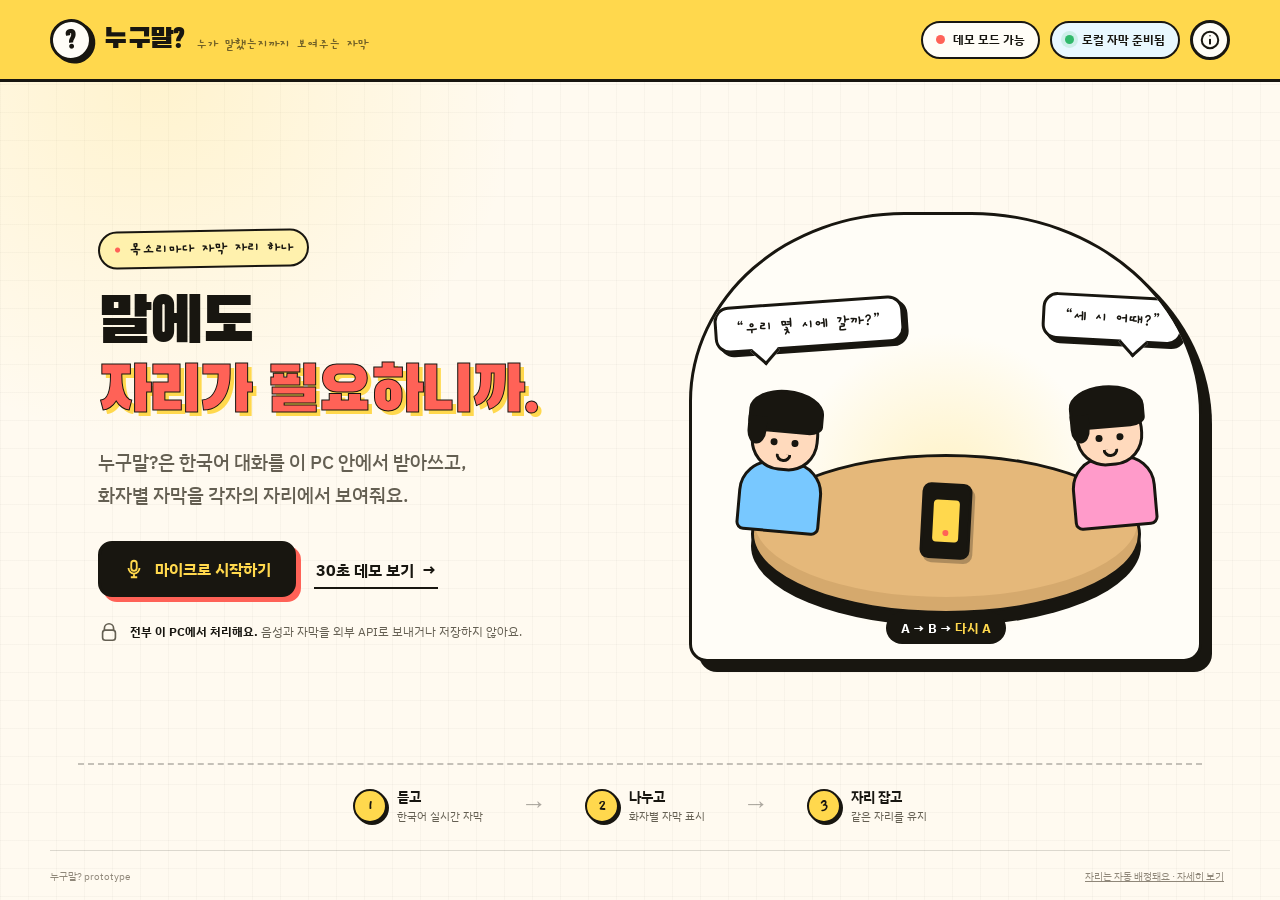
<file: web/index.html>
<!doctype html>
<html lang="ko">
<head>
  <meta charset="utf-8">
  <meta name="viewport" content="width=device-width, initial-scale=1, viewport-fit=cover">
  <meta name="theme-color" content="#ffd84d">
  <meta name="description" content="한국어 로컬 실시간 자막과 화자분리를 결합한 공간 자막 프로토타입">
  <title>누구말? — 말에도 자리가 필요하니까</title>
  <link rel="preconnect" href="https://fonts.googleapis.com">
  <link rel="preconnect" href="https://fonts.gstatic.com" crossorigin>
  <link href="https://fonts.googleapis.com/css2?family=Black+Han+Sans&family=Gaegu:wght@400;700&family=IBM+Plex+Sans+KR:wght@400;500;600;700&display=swap" rel="stylesheet">
  <link rel="stylesheet" href="./styles.css">
  <script src="./app.js" defer></script>
</head>
<body>
  <div class="app-shell" id="app" data-mode="idle">
    <header class="topbar">
      <button class="brand" id="brandButton" type="button" aria-label="누구말 처음 화면으로">
        <span class="brand-mark" aria-hidden="true">?</span>
        <span class="brand-copy">
          <strong>누구말?</strong>
          <small>누가 말했는지까지 보여주는 자막</small>
        </span>
      </button>

      <div class="topbar-actions">
        <div class="engine-badge" id="engineBadge" data-state="checking" title="로컬 음성 엔진 상태">
          <span class="engine-dot" aria-hidden="true"></span>
          <span id="engineText">로컬 AI 확인 중</span>
        </div>
        <div class="engine-badge speaker-badge" id="speakerBadge" data-state="ready" title="로컬 자막 상태">
          <span class="engine-dot" aria-hidden="true"></span>
          <span id="speakerText">로컬 자막 준비됨</span>
        </div>
        <button class="icon-button" id="prototypeButton" type="button" aria-label="프로토타입 범위 보기">
          <svg viewBox="0 0 24 24" aria-hidden="true"><circle cx="12" cy="12" r="9"></circle><path d="M12 10.8v6"></path><circle cx="12" cy="7.4" r=".8" fill="currentColor" stroke="none"></circle></svg>
        </button>
      </div>
    </header>

    <main>
      <section class="welcome" id="welcomeView" aria-labelledby="welcomeTitle">
        <div class="welcome-copy">
          <div class="eyebrow"><span aria-hidden="true">●</span> 목소리마다 자막 자리 하나</div>
          <h1 id="welcomeTitle">말에도<br><em>자리가 필요하니까.</em></h1>
          <p>누구말?은 한국어 대화를 이 PC 안에서 받아쓰고,<br class="desktop-only"> 화자별 자막을 각자의 자리에서 보여줘요.</p>

          <div class="welcome-actions">
            <button class="primary-button" id="startButton" type="button">
              <svg viewBox="0 0 24 24" aria-hidden="true"><rect x="9" y="3" width="6" height="11" rx="3"></rect><path d="M6 11a6 6 0 0 0 12 0M12 17v4M8.5 21h7"></path></svg>
              마이크로 시작하기
            </button>
            <button class="secondary-button" id="demoButton" type="button">30초 데모 보기 <span aria-hidden="true">→</span></button>
          </div>

          <div class="privacy-note">
            <svg viewBox="0 0 24 24" aria-hidden="true"><path d="M7 10V8a5 5 0 0 1 10 0v2"></path><rect x="5" y="10" width="14" height="11" rx="3"></rect></svg>
            <span><strong>전부 이 PC에서 처리해요.</strong> 음성과 자막을 외부 API로 보내거나 저장하지 않아요.</span>
          </div>
        </div>

        <div class="hero-demo" aria-label="여러 화자의 자막이 각자 위치에 나타나는 예시">
          <div class="hero-sticker sticker-left">“우리 몇 시에 갈까?”</div>
          <div class="hero-sticker sticker-right">“세 시 어때?”</div>
          <div class="person person-left" aria-hidden="true"><span class="hair"></span><span class="face"><i></i><i></i><b></b></span><span class="body"></span></div>
          <div class="person person-right" aria-hidden="true"><span class="hair"></span><span class="face"><i></i><i></i><b></b></span><span class="body"></span></div>
          <div class="table-illustration" aria-hidden="true"><span class="phone"><i></i></span></div>
          <div class="hero-caption">A → B → <strong>다시 A</strong></div>
        </div>

        <div class="flow-strip" aria-label="작동 과정">
          <div><span class="flow-number">1</span><p><strong>듣고</strong><small>한국어 실시간 자막</small></p></div>
          <span class="flow-arrow" aria-hidden="true">→</span>
          <div><span class="flow-number">2</span><p><strong>나누고</strong><small>화자별 자막 표시</small></p></div>
          <span class="flow-arrow" aria-hidden="true">→</span>
          <div><span class="flow-number">3</span><p><strong>자리 잡고</strong><small>같은 자리를 유지</small></p></div>
        </div>
      </section>

      <section class="session" id="sessionView" hidden aria-label="실시간 공간 자막">
        <div class="session-status-row">
          <div class="listening-pill" id="listeningPill" data-state="connecting">
            <span class="live-dot" aria-hidden="true"></span>
            <span id="listeningText">연결 중</span>
            <span class="timer" id="timer">00:00</span>
          </div>
          <div class="speaker-count"><strong id="speakerCount">0</strong>명 참여 중</div>
        </div>

        <section class="seat-stage" aria-labelledby="seatHeading">
          <div class="section-heading">
            <div>
              <span class="section-kicker">오늘의 말자리</span>
              <h2 id="seatHeading">목소리가 자기 자리를 찾아가요</h2>
            </div>
            <span class="seat-hint">같은 화자는 같은 자리에서 보여줘요</span>
          </div>
          <div class="seat-grid" id="seatGrid"></div>
        </section>

        <section class="caption-panel" aria-labelledby="captionHeading">
          <div class="caption-panel-head">
            <h2 id="captionHeading">지금 대화</h2>
            <div class="caption-panel-meta">
              <span class="source-key source-key-local">LOCAL · 한국어 전용</span>
              <span id="captionStatus">첫 목소리를 기다리는 중</span>
            </div>
          </div>
          <div class="caption-feed" id="captionFeed" aria-live="polite" aria-relevant="additions text">
            <div class="empty-caption" id="emptyCaption">
              <span class="empty-icon" aria-hidden="true">···</span>
              <strong>대화를 시작해 보세요</strong>
              <p>자막이 화자의 자리에서 나타나요.</p>
            </div>
            <article class="caption-row live-caption-row position-center" id="liveCaptionRow" hidden>
              <div class="caption-speaker"><i aria-hidden="true"></i><span id="liveSpeakerLabel">다음: 사람 1 · 실시간</span></div>
              <div class="caption-bubble"><span id="liveCaptionText"></span><span class="live-cursor" aria-hidden="true"></span></div>
            </article>
          </div>
        </section>

        <div class="control-dock">
          <div class="dock-copy">
            <span class="dock-wave" aria-hidden="true"><i></i><i></i><i></i><i></i><i></i></span>
            <span><strong id="dockTitle">계속 듣고 있어요</strong><small id="dockSubtitle">한국어 대화를 실시간 자막으로 보여줘요</small></span>
          </div>
          <button class="hearing-range" id="hearingRangeButton" type="button" data-profile="near">
            <span class="range-icon" aria-hidden="true">◎</span>
            <span><small>수음 범위</small><strong id="hearingRangeText">내 테이블</strong></span>
          </button>
          <div class="mic-health" id="micHealth" data-state="idle" aria-label="마이크 입력 상태">
            <span class="mic-meter" aria-hidden="true"><i id="micMeterFill"></i></span>
            <strong id="micLevelText">마이크 대기</strong>
          </div>
          <button class="stop-button" id="stopButton" type="button"><span aria-hidden="true"></span> 마이크 끄기</button>
        </div>
      </section>
    </main>

    <footer class="site-footer" id="siteFooter">
      <span>누구말? prototype</span>
      <button id="footerScopeButton" type="button">자리는 자동 배정돼요 · 자세히 보기</button>
    </footer>
  </div>

  <dialog class="scope-dialog" id="scopeDialog">
    <div class="scope-head">
      <div>
        <span class="section-kicker">솔직한 프로토타입</span>
        <h2>지금 되는 것과 아직인 것</h2>
      </div>
      <button class="dialog-close" id="scopeCloseButton" type="button" aria-label="닫기">×</button>
    </div>
    <div class="scope-columns">
      <section>
        <h3><span class="scope-check">✓</span> 지금 동작해요</h3>
        <ul>
          <li>한국어 전용 로컬 실시간 STT</li>
          <li>실시간 화자별 공간 자막</li>
          <li>내 테이블 중심 배경음 차단</li>
          <li>화자별 고정 위치 자막</li>
          <li>API 호출 없이 PC 내부에서만 처리</li>
        </ul>
      </section>
      <section>
        <h3><span class="scope-warn">△</span> 아직 지원하지 않아요</h3>
        <ul>
          <li>실제 음원의 방향 자동 감지</li>
          <li>이전 세션의 화자 기억</li>
          <li>겹쳐 말하기의 완벽한 분리</li>
          <li>비언어적 소리 인식</li>
        </ul>
      </section>
    </div>
    <div class="model-note">
      <strong>이 PC의 모델</strong>
      <p>Nemotron 3.5 한국어 STT · 로컬 실시간 처리 · CUDA</p>
    </div>
    <form method="dialog"><button class="primary-button compact" type="submit">확인했어요</button></form>
  </dialog>

  <div class="toast" id="toast" hidden role="status"><span id="toastText"></span><button id="toastAction" type="button" hidden></button></div>
  <p class="sr-only" id="screenReaderStatus" aria-live="assertive"></p>
</body>
</html>
</file>
<file: web/styles.css>
:root {
  --paper: #fffaf0;
  --paper-strong: #fffdf7;
  --ink: #181610;
  --ink-soft: #645f52;
  --yellow: #ffd84d;
  --yellow-soft: #fff1ad;
  --coral: #ff6257;
  --blue: #78c8ff;
  --pink: #ff9bca;
  --green: #b9ee78;
  --purple: #c8a7ff;
  --border: 3px solid var(--ink);
  --shadow: 5px 5px 0 var(--ink);
  --font-body: "IBM Plex Sans KR", "Malgun Gothic", system-ui, sans-serif;
  --font-playful: "Gaegu", "Malgun Gothic", cursive;
  --font-display: "Black Han Sans", "Malgun Gothic", sans-serif;
}

* { box-sizing: border-box; }

html { background: var(--paper); color: var(--ink); }

body {
  margin: 0;
  min-width: 320px;
  min-height: 100vh;
  background:
    radial-gradient(circle at 12% 8%, rgba(255, 216, 77, .21), transparent 23rem),
    linear-gradient(rgba(24, 22, 16, .028) 1px, transparent 1px),
    linear-gradient(90deg, rgba(24, 22, 16, .028) 1px, transparent 1px),
    var(--paper);
  background-size: auto, 28px 28px, 28px 28px, auto;
  font-family: var(--font-body);
}

button, input { font: inherit; }
button { color: inherit; }
button:not(:disabled) { cursor: pointer; }
button:focus-visible, input:focus-visible { outline: 4px solid #2a78d6; outline-offset: 3px; }
[hidden] { display: none !important; }

.app-shell { min-height: 100vh; display: flex; flex-direction: column; }
.topbar {
  height: 82px;
  padding: 0 max(22px, calc((100vw - 1180px) / 2));
  border-bottom: var(--border);
  background: var(--yellow);
  display: flex;
  align-items: center;
  justify-content: space-between;
  position: relative;
  z-index: 20;
}

.brand { border: 0; background: none; display: flex; align-items: center; gap: 12px; padding: 0; text-align: left; }
.brand-mark {
  width: 42px; height: 42px; border: var(--border); border-radius: 50%; background: var(--paper-strong);
  box-shadow: 3px 3px 0 var(--ink); display: grid; place-items: center; font: 26px/1 var(--font-display);
  transform: rotate(-7deg);
}
.brand-copy { display: flex; align-items: baseline; gap: 12px; }
.brand-copy strong { font: 28px/1 var(--font-display); letter-spacing: -.5px; }
.brand-copy small { color: rgba(24,22,16,.62); font: 700 14px/1 var(--font-playful); }
.topbar-actions { display: flex; align-items: center; gap: 10px; }
.engine-badge {
  min-height: 38px; padding: 7px 13px; border: 2px solid var(--ink); border-radius: 999px;
  background: var(--paper-strong); display: flex; align-items: center; gap: 8px; font-size: 12px; font-weight: 700;
}
.engine-dot { width: 9px; height: 9px; border-radius: 50%; background: #a39e91; }
.engine-badge[data-state="ready"] .engine-dot { background: #31b96b; box-shadow: 0 0 0 4px rgba(49,185,107,.15); }
.engine-badge[data-state="offline"] .engine-dot { background: var(--coral); }
.engine-badge[data-state="checking"] .engine-dot { animation: blink 1s infinite; }
.engine-badge[data-state="working"] .engine-dot { background: var(--purple); box-shadow: 0 0 0 4px rgba(200,167,255,.24); animation: livePulse 1s infinite; }
.speaker-badge[data-state="ready"] { background: #e8f8ff; }
.icon-button { width: 40px; height: 40px; border: var(--border); background: var(--paper-strong); border-radius: 50%; display: grid; place-items: center; }
.icon-button svg { width: 22px; fill: none; stroke: currentColor; stroke-width: 2.2; }

main { flex: 1; width: min(1180px, 100%); margin: 0 auto; }
.welcome {
  min-height: calc(100vh - 132px);
  display: grid;
  grid-template-columns: 1fr .95fr;
  grid-template-rows: 1fr auto;
  align-items: center;
  gap: 34px 72px;
  padding: 62px 28px 26px;
}
.welcome-copy { padding-left: 20px; }
.eyebrow { display: inline-flex; align-items: center; gap: 8px; font: 700 16px var(--font-playful); background: var(--yellow-soft); border: 2px solid var(--ink); border-radius: 999px; padding: 7px 14px; transform: rotate(-1deg); }
.eyebrow span { color: var(--coral); font-size: 12px; }
.welcome h1 { margin: 22px 0 18px; font: 64px/1.08 var(--font-display); letter-spacing: -2px; }
.welcome h1 em { color: var(--coral); font-style: normal; -webkit-text-stroke: 1px var(--ink); text-shadow: 4px 4px 0 var(--yellow); }
.welcome-copy > p { margin: 0; color: var(--ink-soft); font: 500 19px/1.7 var(--font-body); }
.welcome-actions { display: flex; align-items: center; gap: 18px; margin-top: 30px; }
.primary-button, .secondary-button, .stop-button {
  border: var(--border); border-radius: 14px; font-weight: 800; transition: transform .16s ease, box-shadow .16s ease;
}
.primary-button { min-height: 56px; padding: 0 22px; background: var(--ink); color: var(--yellow); box-shadow: 5px 5px 0 var(--coral); display: inline-flex; align-items: center; gap: 10px; }
.primary-button svg { width: 22px; fill: none; stroke: currentColor; stroke-width: 2; }
.primary-button:hover, .stop-button:hover { transform: translate(-2px,-2px); }
.secondary-button { border: 0; border-bottom: 2px solid var(--ink); border-radius: 0; background: transparent; padding: 10px 2px 6px; }
.secondary-button span { display: inline-block; margin-left: 4px; transition: transform .16s ease; }
.secondary-button:hover span { transform: translateX(4px); }
.privacy-note { margin-top: 24px; display: flex; align-items: center; gap: 10px; color: var(--ink-soft); font-size: 12px; }
.privacy-note svg { width: 22px; fill: none; stroke: currentColor; stroke-width: 1.8; flex: none; }
.privacy-note strong { color: var(--ink); }

.hero-demo {
  height: 450px;
  position: relative;
  border: var(--border);
  border-radius: 42% 45% 18px 18px;
  background: var(--paper-strong);
  box-shadow: 10px 10px 0 var(--ink);
  overflow: hidden;
}
.hero-demo::before { content: ""; position: absolute; inset: 0; background: radial-gradient(circle at 50% 62%, rgba(255,216,77,.3), transparent 42%); }
.table-illustration { position: absolute; left: 50%; bottom: 45px; width: 390px; height: 160px; transform: translateX(-50%); background: #e5b87a; border: var(--border); border-radius: 50%; box-shadow: inset 0 -14px rgba(111,70,29,.13), 0 12px 0 var(--ink); }
.phone { position: absolute; left: 50%; top: 42%; width: 50px; height: 76px; transform: translate(-50%,-50%) rotate(3deg); border: var(--border); border-radius: 9px; background: var(--ink); display: grid; place-items: center; box-shadow: 3px 4px 0 rgba(0,0,0,.24); }
.phone i { width: 26px; height: 42px; border-radius: 4px; background: var(--yellow); position: relative; }
.phone i::after { content: ""; position: absolute; left: 50%; bottom: 6px; width: 6px; height: 6px; border-radius: 50%; background: var(--coral); transform: translateX(-50%); animation: blink 1s infinite; }
.person { position: absolute; width: 92px; height: 150px; z-index: 2; }
.person-left { left: 45px; top: 170px; --person-color: var(--blue); transform: rotate(5deg); }
.person-center { left: 50%; top: 48px; --person-color: var(--green); transform: translateX(-50%); }
.person-right { right: 42px; top: 165px; --person-color: var(--pink); transform: rotate(-5deg); }
.person .face { position: absolute; left: 12px; top: 16px; width: 68px; height: 70px; border: var(--border); border-radius: 48% 48% 44% 44%; background: #ffdabd; z-index: 2; }
.person .hair { position: absolute; left: 8px; top: 5px; width: 75px; height: 43px; border: var(--border); border-radius: 48% 52% 20% 24%; background: var(--ink); z-index: 3; }
.person .hair::after { content: ""; position: absolute; left: -3px; top: 25px; width: 19px; height: 28px; border-radius: 0 0 50% 50%; background: var(--ink); }
.person .face i { position: absolute; top: 35px; width: 7px; height: 7px; border-radius: 50%; background: var(--ink); }
.person .face i:first-child { left: 17px; } .person .face i:nth-child(2) { right: 17px; }
.person .face b { position: absolute; left: 50%; top: 50px; width: 16px; height: 8px; transform: translateX(-50%); border: 3px solid var(--ink); border-top: 0; border-radius: 0 0 20px 20px; }
.person .body { position: absolute; left: 4px; top: 76px; width: 84px; height: 72px; border: var(--border); border-radius: 32px 32px 8px 8px; background: var(--person-color); }
.hero-sticker { position: absolute; z-index: 5; max-width: 190px; padding: 10px 14px; border: var(--border); border-radius: 15px; background: #fff; box-shadow: 4px 4px 0 var(--ink); font: 700 17px/1.25 var(--font-playful); }
.hero-sticker::after { content: ""; position: absolute; bottom: -13px; width: 18px; height: 18px; background: #fff; border-right: 3px solid var(--ink); border-bottom: 3px solid var(--ink); transform: rotate(45deg); }
.sticker-left { left: 22px; top: 86px; transform: rotate(-4deg); }
.sticker-left::after { left: 36px; }
.sticker-right { right: 16px; top: 80px; transform: rotate(3deg); }
.sticker-right::after { right: 35px; }
.hero-caption { position: absolute; z-index: 6; left: 50%; bottom: 15px; transform: translateX(-50%); white-space: nowrap; background: var(--ink); color: #fff; border-radius: 999px; padding: 7px 15px; font: 700 13px var(--font-body); }
.hero-caption strong { color: var(--yellow); }

.flow-strip { grid-column: 1 / -1; border-top: 2px dashed rgba(24,22,16,.25); padding: 22px 6px 0; display: flex; align-items: center; justify-content: center; gap: 38px; }
.flow-strip > div { display: flex; align-items: center; gap: 10px; }
.flow-number { width: 34px; height: 34px; border: 2px solid var(--ink); border-radius: 50%; background: var(--yellow); box-shadow: 2px 2px 0 var(--ink); display: grid; place-items: center; font: 700 17px var(--font-playful); }
.flow-strip p { margin: 0; display: flex; flex-direction: column; gap: 2px; }
.flow-strip strong { font-size: 14px; } .flow-strip small { color: var(--ink-soft); font-size: 11px; }
.flow-arrow { font: 26px var(--font-playful); color: rgba(24,22,16,.36); }

.session { padding: 22px 28px 120px; }
.session-status-row { display: flex; align-items: center; justify-content: space-between; margin-bottom: 18px; }
.listening-pill { display: inline-flex; align-items: center; gap: 9px; border: 2px solid var(--ink); border-radius: 999px; background: var(--paper-strong); padding: 7px 12px; font-size: 12px; font-weight: 700; }
.live-dot { width: 9px; height: 9px; border-radius: 50%; background: var(--coral); }
.listening-pill[data-state="listening"] .live-dot { animation: livePulse 1.2s infinite; }
.listening-pill[data-state="demo"] .live-dot { background: var(--yellow); }
.timer { border-left: 1px solid #ddd4c4; padding-left: 9px; font-variant-numeric: tabular-nums; color: var(--ink-soft); }
.speaker-count { font: 700 13px var(--font-playful); color: var(--ink-soft); }
.speaker-count strong { color: var(--ink); font-size: 19px; }

.seat-stage, .caption-panel { border: var(--border); background: rgba(255,253,247,.92); }
.seat-stage { border-radius: 22px 22px 0 0; overflow: hidden; }
.section-heading { padding: 18px 22px 14px; display: flex; align-items: end; justify-content: space-between; border-bottom: 2px solid var(--ink); background: var(--yellow-soft); }
.section-kicker { display: block; margin-bottom: 4px; color: #aa6e19; font: 700 11px var(--font-body); letter-spacing: .08em; text-transform: uppercase; }
.section-heading h2 { margin: 0; font: 24px/1.2 var(--font-display); }
.seat-hint { color: var(--ink-soft); font-size: 11px; }
.seat-grid { display: grid; grid-template-columns: repeat(3, minmax(0, 1fr)); min-height: 176px; }
.seat-slot { position: relative; min-width: 0; padding: 18px 14px; display: flex; flex-direction: column; align-items: center; justify-content: center; gap: 8px; border-right: 2px dashed #d9d0bf; }
.seat-slot:last-child { border-right: 0; }
.seat-direction { font: 700 11px var(--font-body); color: #9b927f; }
.seat-people { width: 100%; display: flex; align-items: center; justify-content: center; gap: 7px; flex-wrap: wrap; }
.speaker-chip { min-width: 118px; max-width: 170px; border: 2px solid var(--ink); border-radius: 15px; background: #fff; padding: 9px 11px; display: flex; align-items: center; gap: 9px; text-align: left; box-shadow: 3px 3px 0 var(--ink); transition: transform .18s ease; }
.speaker-chip.active { transform: translateY(-4px) rotate(-1deg); background: var(--speaker-soft); box-shadow: 4px 6px 0 var(--ink); }
.speaker-avatar { width: 38px; height: 38px; border: 2px solid var(--ink); border-radius: 50%; display: grid; place-items: center; background: var(--speaker-color); font: 19px/1 var(--font-display); flex: none; }
.speaker-meta { overflow: hidden; display: flex; flex-direction: column; }
.speaker-meta strong { overflow: hidden; text-overflow: ellipsis; white-space: nowrap; font-size: 13px; }
.speaker-meta small { color: var(--ink-soft); font-size: 9px; white-space: nowrap; }
.empty-seat { width: 56px; height: 56px; border: 2px dashed #b9ae98; border-radius: 50%; display: grid; place-items: center; color: #b9ae98; font: 24px var(--font-display); }
.empty-seat-copy { color: #aaa08c; font-size: 10px; text-align: center; }

.caption-panel { min-height: 390px; border-top: 0; border-radius: 0 0 22px 22px; overflow: hidden; }
.caption-panel-head { min-height: 47px; padding: 0 18px; border-bottom: 1px solid #e1d9ca; display: flex; align-items: center; justify-content: space-between; }
.caption-panel-head h2 { margin: 0; font-size: 13px; }
.caption-panel-meta { display: flex; align-items: center; justify-content: flex-end; gap: 7px; }
.caption-panel-meta > span { color: #9d9483; font-size: 10px; }
.source-key { border: 1px solid var(--ink); border-radius: 999px; padding: 2px 6px; color: var(--ink) !important; font-weight: 800; }
.source-key-local { background: var(--yellow-soft); }
.caption-feed { min-height: 330px; max-height: calc(100vh - 450px); overflow-y: auto; padding: 22px 24px 30px; display: flex; flex-direction: column; gap: 16px; scroll-behavior: smooth; }
.empty-caption { margin: auto; text-align: center; color: #aaa08d; }
.empty-icon { width: 58px; height: 48px; margin: 0 auto 9px; border: 2px dashed #cfc5b2; border-radius: 18px; display: grid; place-items: center; font: 700 20px var(--font-playful); }
.empty-caption strong { color: #8f8676; font-size: 14px; } .empty-caption p { margin: 5px 0 0; font-size: 11px; }
.caption-row { width: min(47%, 520px); display: flex; flex-direction: column; gap: 4px; animation: bubbleIn .32s ease both; }
.caption-row.position-left { align-self: flex-start; align-items: flex-start; }
.caption-row.position-center { align-self: center; align-items: center; text-align: center; }
.caption-row.position-right { align-self: flex-end; align-items: flex-end; text-align: right; }
.caption-speaker { display: flex; align-items: center; gap: 5px; padding: 0 5px; color: var(--ink-soft); font-size: 10px; font-weight: 700; }
.caption-speaker i { width: 7px; height: 7px; border: 1px solid var(--ink); border-radius: 50%; background: var(--speaker-color); }
.caption-source { display: flex; align-items: center; gap: 5px; padding: 0 4px; }
.caption-source-badge { border: 1px solid var(--ink); border-radius: 999px; padding: 2px 6px; background: var(--yellow-soft); color: var(--ink); font-size: 9px; font-weight: 900; letter-spacing: .03em; }
.caption-source-badge.pending { border-style: dashed; background: #fff; color: #8e8678; }
.caption-source-note { color: #8e8678; font-size: 9px; font-weight: 700; }
.caption-bubble { position: relative; border: 2px solid var(--ink); background: #fff; padding: 12px 15px; font: 700 21px/1.42 var(--font-playful); box-shadow: 3px 3px 0 var(--ink); text-align: left; }
.caption-final-text { display: block; }
.caption-row[data-source="local"] .caption-bubble { border-style: dashed; }
.position-left .caption-bubble { border-radius: 5px 17px 17px 17px; }
.position-center .caption-bubble { border-radius: 17px; background: #fff9de; }
.position-right .caption-bubble { border-radius: 17px 5px 17px 17px; }
.caption-row.latest .caption-bubble { background: var(--speaker-soft); box-shadow: 5px 5px 0 var(--ink); }
.caption-time { color: #aaa08d; font-size: 9px; padding: 0 5px; }
.live-caption-row { --speaker-color: var(--coral); width: min(64%, 620px); opacity: .92; }
.live-caption-row .caption-speaker { color: var(--coral); }
.live-caption-row .caption-bubble { border-style: dashed; background: #fff8f1; box-shadow: 3px 3px 0 rgba(24,22,16,.65); }
.live-cursor { display: inline-block; width: 7px; height: 1em; margin-left: 5px; vertical-align: -.12em; border-radius: 3px; background: var(--coral); animation: blink .75s infinite; }

.control-dock { position: fixed; z-index: 18; left: 50%; bottom: 18px; width: min(840px, calc(100vw - 28px)); transform: translateX(-50%); border: var(--border); border-radius: 18px; background: var(--ink); color: #fff; box-shadow: 7px 7px 0 rgba(255,98,87,.8); padding: 10px 11px 10px 16px; display: flex; align-items: center; justify-content: space-between; gap: 16px; }
.dock-copy { display: flex; align-items: center; gap: 12px; min-width: 0; }
.dock-copy > span:last-child { display: flex; flex-direction: column; gap: 2px; min-width: 0; }
.dock-copy strong { font-size: 13px; } .dock-copy small { color: #bbb6aa; font-size: 9px; white-space: nowrap; overflow: hidden; text-overflow: ellipsis; }
.dock-wave { height: 28px; display: flex; align-items: center; gap: 3px; }
.dock-wave i { width: 3px; height: 12px; border-radius: 4px; background: var(--yellow); animation: wave .7s infinite alternate; }
.dock-wave i:nth-child(2), .dock-wave i:nth-child(4) { animation-delay: .2s; height: 20px; }
.dock-wave i:nth-child(3) { animation-delay: .35s; height: 26px; }
.hearing-range { min-width: 112px; border: 1px solid #777267; border-radius: 12px; background: #302e28; color: #fff; padding: 7px 10px; display: flex; align-items: center; justify-content: center; gap: 8px; text-align: left; }
.hearing-range .range-icon { width: 25px; height: 25px; border: 1px solid #8f897c; border-radius: 50%; display: grid; place-items: center; color: var(--yellow); font-size: 17px; }
.hearing-range > span:last-child { display: flex; flex-direction: column; }
.hearing-range small { color: #a9a397; font-size: 8px; }
.hearing-range strong { font-size: 10px; }
.hearing-range[data-profile="wide"] { border-color: var(--yellow); background: #443d24; }
.mic-health { min-width: 142px; display: flex; align-items: center; gap: 8px; color: #bbb6aa; font-size: 9px; }
.mic-meter { width: 64px; height: 9px; overflow: hidden; border: 1px solid #777267; border-radius: 999px; background: #39362f; }
.mic-meter i { display: block; width: 0; height: 100%; border-radius: inherit; background: #8c887e; transition: width .08s linear, background .18s ease; }
.mic-health[data-state="quiet"] .mic-meter i { background: var(--yellow); }
.mic-health[data-state="good"] .mic-meter i { background: #58dc8c; }
.mic-health[data-state="loud"] .mic-meter i { background: var(--coral); }
.mic-health[data-state="filtered"] .mic-meter i { background: #868176; }
.mic-health[data-state="good"] strong { color: #8af0ae; }
.mic-health[data-state="quiet"] strong { color: var(--yellow); }
.mic-health[data-state="loud"] strong { color: #ff9d95; }
.mic-health[data-state="filtered"] strong { color: #aaa498; }
.stop-button { border-color: #fff; background: var(--coral); color: #fff; padding: 11px 16px; display: inline-flex; align-items: center; gap: 7px; white-space: nowrap; }
.stop-button span { width: 10px; height: 10px; border-radius: 2px; background: #fff; }

.site-footer { width: min(1180px, calc(100% - 48px)); min-height: 50px; margin: 0 auto; border-top: 1px solid rgba(24,22,16,.15); display: flex; align-items: center; justify-content: space-between; color: #8f8779; font-size: 10px; }
.site-footer button { border: 0; background: none; text-decoration: underline; color: inherit; }
.app-shell[data-mode="session"] .site-footer { display: none; }

.scope-dialog { width: min(720px, calc(100vw - 28px)); border: var(--border); border-radius: 22px; background: var(--paper-strong); color: var(--ink); box-shadow: 9px 9px 0 var(--ink); padding: 24px; }
.scope-dialog::backdrop { background: rgba(24,22,16,.48); backdrop-filter: blur(3px); }
.scope-head { display: flex; justify-content: space-between; align-items: flex-start; }
.scope-head h2 { margin: 0; font: 26px var(--font-display); }
.dialog-close { width: 36px; height: 36px; border: 2px solid var(--ink); border-radius: 50%; background: #fff; font-size: 22px; line-height: 1; }
.scope-columns { display: grid; grid-template-columns: 1fr 1fr; gap: 14px; margin-top: 20px; }
.scope-columns section { border: 2px solid var(--ink); border-radius: 15px; padding: 15px; background: #fff; }
.scope-columns h3 { margin: 0 0 10px; font-size: 13px; }
.scope-columns ul { margin: 0; padding: 0; list-style: none; display: grid; gap: 8px; color: var(--ink-soft); font-size: 11px; }
.scope-check { color: #2b9b5b; } .scope-warn { color: #b87312; }
.model-note { margin-top: 14px; padding: 12px 14px; border-radius: 12px; background: var(--yellow-soft); }
.model-note strong { font-size: 11px; } .model-note p { margin: 3px 0 0; color: var(--ink-soft); font-size: 10px; }
.scope-dialog form { margin-top: 16px; display: flex; justify-content: flex-end; }
.primary-button.compact { min-height: 44px; }

.toast { position: fixed; z-index: 60; left: 50%; bottom: 24px; transform: translateX(-50%); max-width: min(560px, calc(100vw - 28px)); border: 2px solid var(--ink); border-radius: 14px; background: var(--ink); color: #fff; box-shadow: 5px 5px 0 var(--coral); padding: 11px 14px; display: flex; align-items: center; gap: 14px; font-size: 11px; }
.toast button { border: 0; border-radius: 9px; background: var(--yellow); color: var(--ink); padding: 7px 9px; font-weight: 800; white-space: nowrap; }
.sr-only { position: absolute !important; width: 1px; height: 1px; padding: 0; margin: -1px; overflow: hidden; clip: rect(0,0,0,0); white-space: nowrap; border: 0; }

@keyframes blink { 50% { opacity: .25; } }
@keyframes livePulse { 50% { opacity: .35; box-shadow: 0 0 0 7px rgba(255,98,87,.12); } }
@keyframes bubbleIn { from { transform: translateY(10px) scale(.97); opacity: 0; } }
@keyframes dotBounce { to { transform: translateY(-4px); } }
@keyframes wave { to { transform: scaleY(.35); } }

@media (max-width: 860px) {
  .brand-copy small { display: none; }
  .welcome { grid-template-columns: 1fr; padding-top: 40px; }
  .welcome-copy { padding: 0; text-align: center; }
  .eyebrow { margin: 0 auto; }
  .welcome h1 { font-size: clamp(46px, 11vw, 62px); }
  .welcome-actions, .privacy-note { justify-content: center; }
  .hero-demo { width: min(520px, 100%); margin: 0 auto; }
  .flow-strip { gap: 18px; }
}

@media (max-width: 600px) {
  .topbar { height: 67px; padding: 0 14px; }
  .brand-mark { width: 36px; height: 36px; font-size: 21px; box-shadow: 2px 2px 0 var(--ink); }
  .brand-copy strong { font-size: 23px; }
  .engine-badge { min-height: 33px; padding: 5px 9px; font-size: 9px; }
  .engine-badge { max-width: 108px; }
  #engineBadge { display: none; }
  .engine-badge span:last-child { overflow: hidden; text-overflow: ellipsis; white-space: nowrap; }
  .icon-button { width: 35px; height: 35px; }
  .welcome { min-height: calc(100vh - 105px); padding: 32px 16px 18px; gap: 36px; }
  .welcome-copy > p { font-size: 15px; }
  .welcome-actions { flex-direction: column; gap: 12px; }
  .primary-button { min-height: 53px; width: 100%; justify-content: center; }
  .privacy-note { text-align: left; font-size: 10px; }
  .hero-demo { height: 350px; border-radius: 80px 80px 16px 16px; box-shadow: 6px 6px 0 var(--ink); }
  .table-illustration { width: 300px; height: 125px; bottom: 42px; }
  .person { transform: scale(.78); transform-origin: bottom center; }
  .person-left { left: 5px; top: 122px; } .person-center { top: 24px; transform: translateX(-50%) scale(.78); } .person-right { right: 4px; top: 122px; }
  .hero-sticker { max-width: 155px; font-size: 14px; padding: 8px 10px; }
  .sticker-left { left: 8px; top: 67px; } .sticker-right { right: 6px; top: 67px; }
  .flow-strip { display: grid; grid-template-columns: 1fr 1fr 1fr; gap: 8px; }
  .flow-strip > div { flex-direction: column; text-align: center; gap: 6px; }
  .flow-strip small { display: none; } .flow-arrow { display: none; }
  .session { padding: 14px 10px 105px; }
  .section-heading { padding: 13px 14px 11px; }
  .section-heading h2 { font-size: 18px; }
  .seat-hint { display: none; }
  .seat-grid { min-height: 135px; }
  .seat-slot { padding: 12px 4px; }
  .speaker-chip { min-width: 0; width: 100%; padding: 7px 5px; flex-direction: column; text-align: center; gap: 4px; box-shadow: 2px 2px 0 var(--ink); }
  .speaker-avatar { width: 36px; height: 36px; }
  .speaker-meta small { white-space: normal; }
  .caption-panel { min-height: 405px; }
  .caption-panel-meta .source-key { display: none; }
  .caption-feed { min-height: 350px; max-height: none; padding: 17px 13px 26px; }
  .caption-row { width: 82%; }
  .caption-bubble { font-size: 18px; padding: 10px 13px; }
  .live-caption-row { width: 88%; }
  .control-dock { bottom: 10px; padding-left: 12px; }
  .dock-copy { display: none; }
  .hearing-range { min-width: 88px; padding: 6px 7px; gap: 5px; }
  .hearing-range .range-icon { width: 22px; height: 22px; }
  .mic-health { min-width: 76px; flex-direction: column; gap: 3px; }
  .mic-meter { width: 70px; }
  .stop-button { padding: 10px 11px; font-size: 11px; }
  .scope-dialog { padding: 18px 14px; }
  .scope-head h2 { font-size: 21px; }
  .scope-columns { grid-template-columns: 1fr; }
  .site-footer { width: calc(100% - 28px); }
  .desktop-only { display: none; }
}

@media (prefers-reduced-motion: reduce) {
  *, *::before, *::after { animation-duration: .01ms !important; animation-iteration-count: 1 !important; scroll-behavior: auto !important; transition: none !important; }
}
</file>
